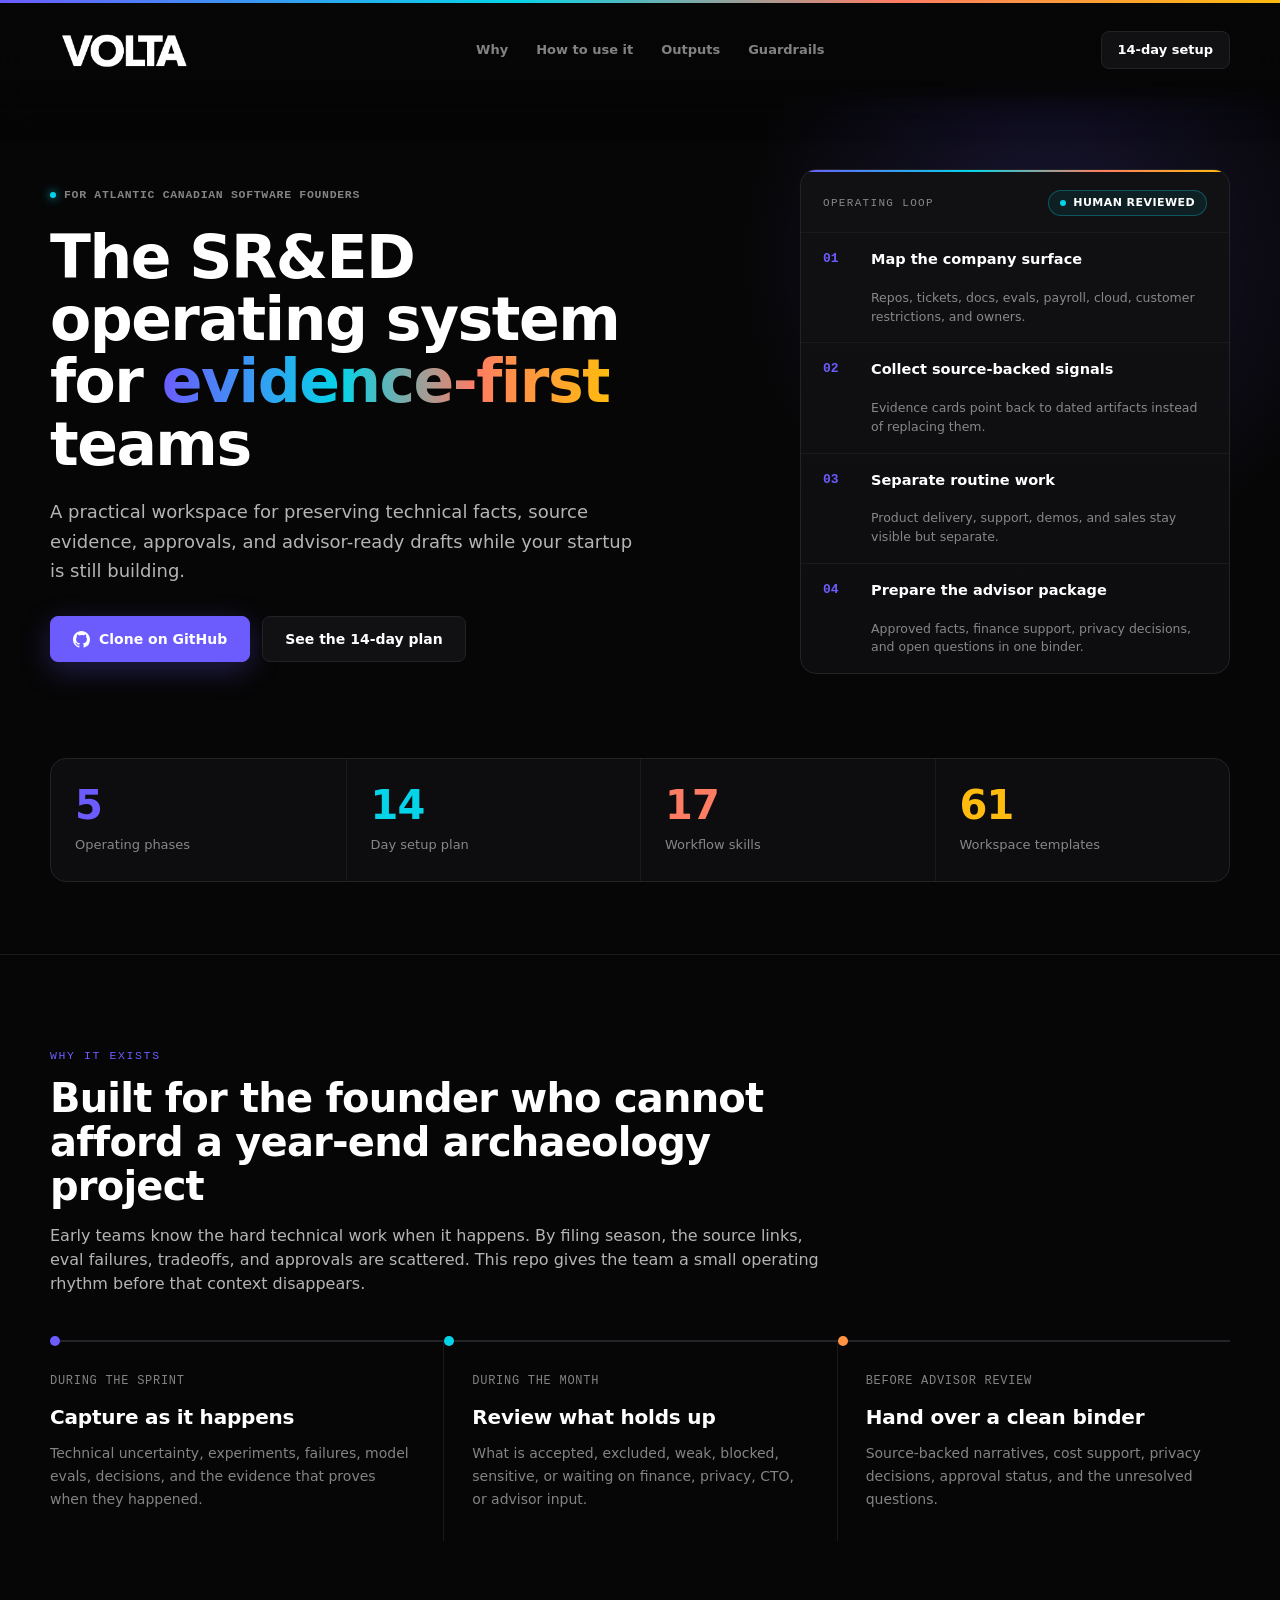
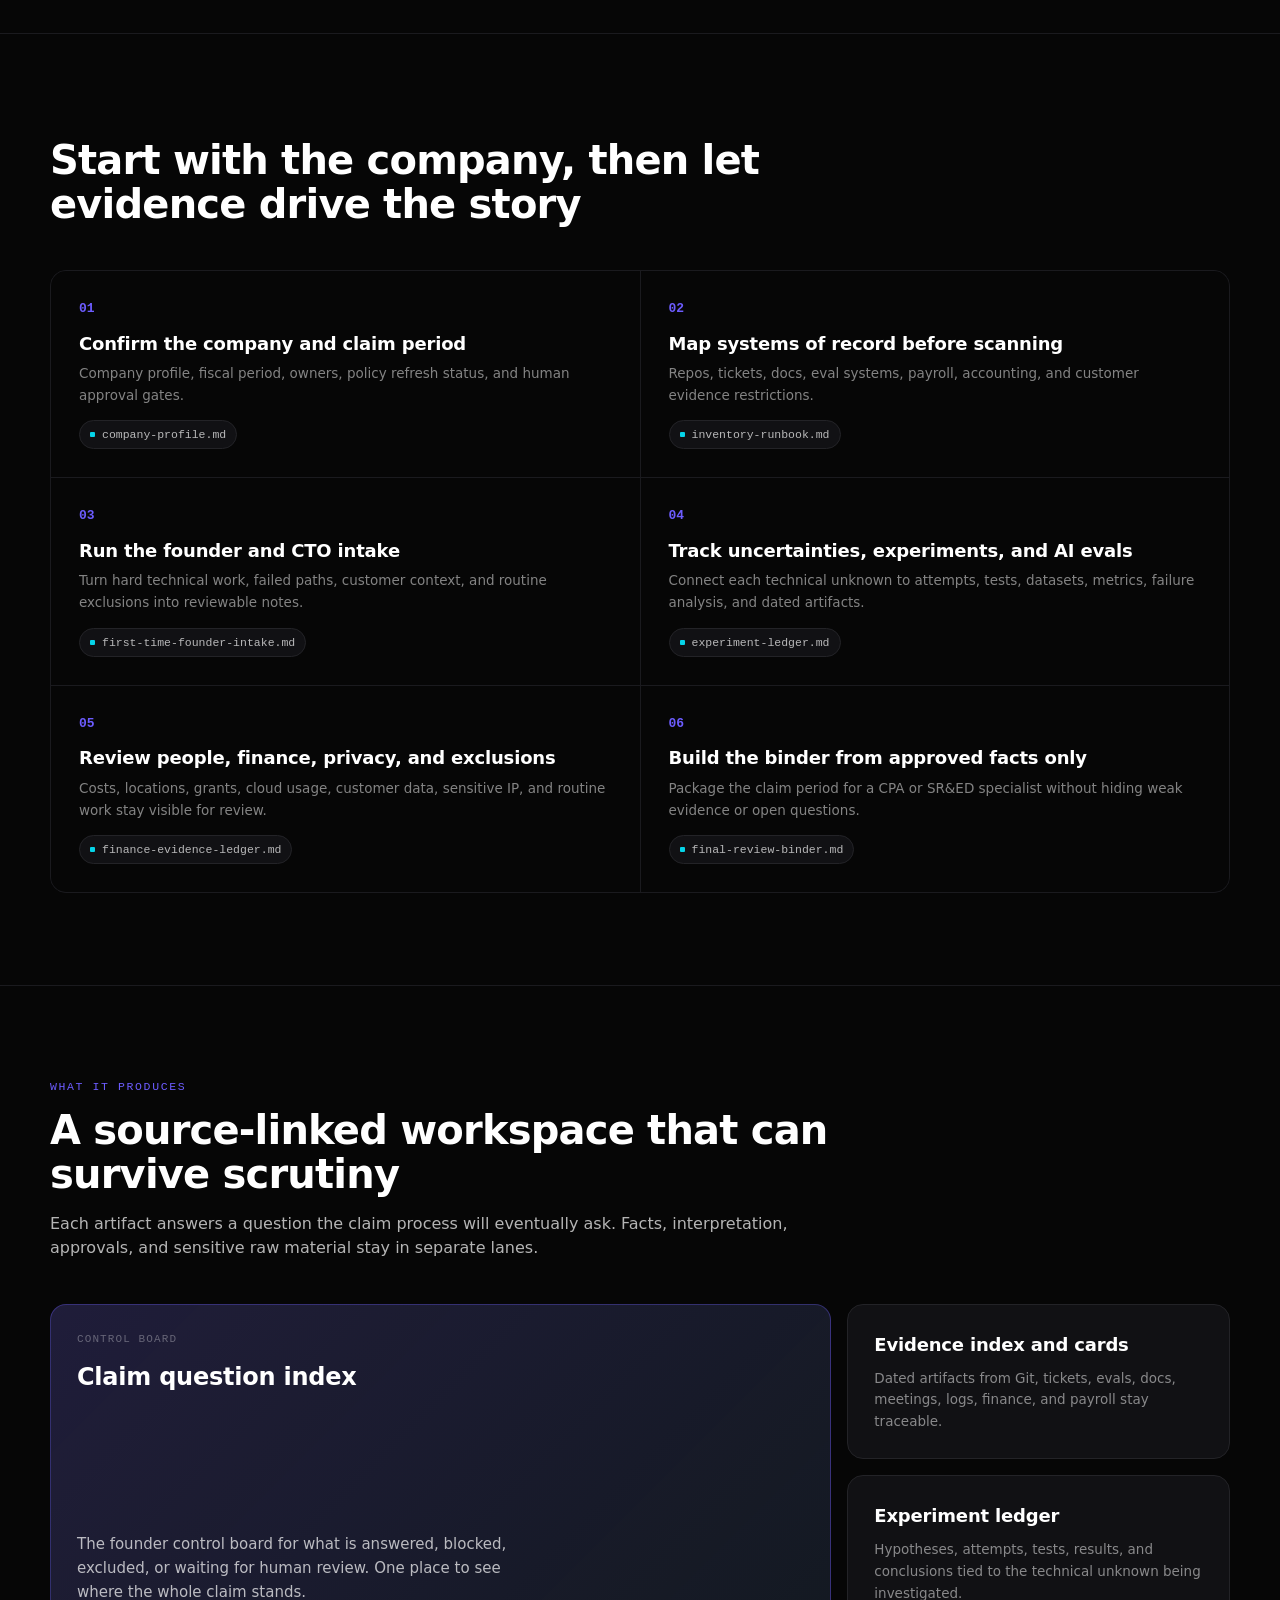
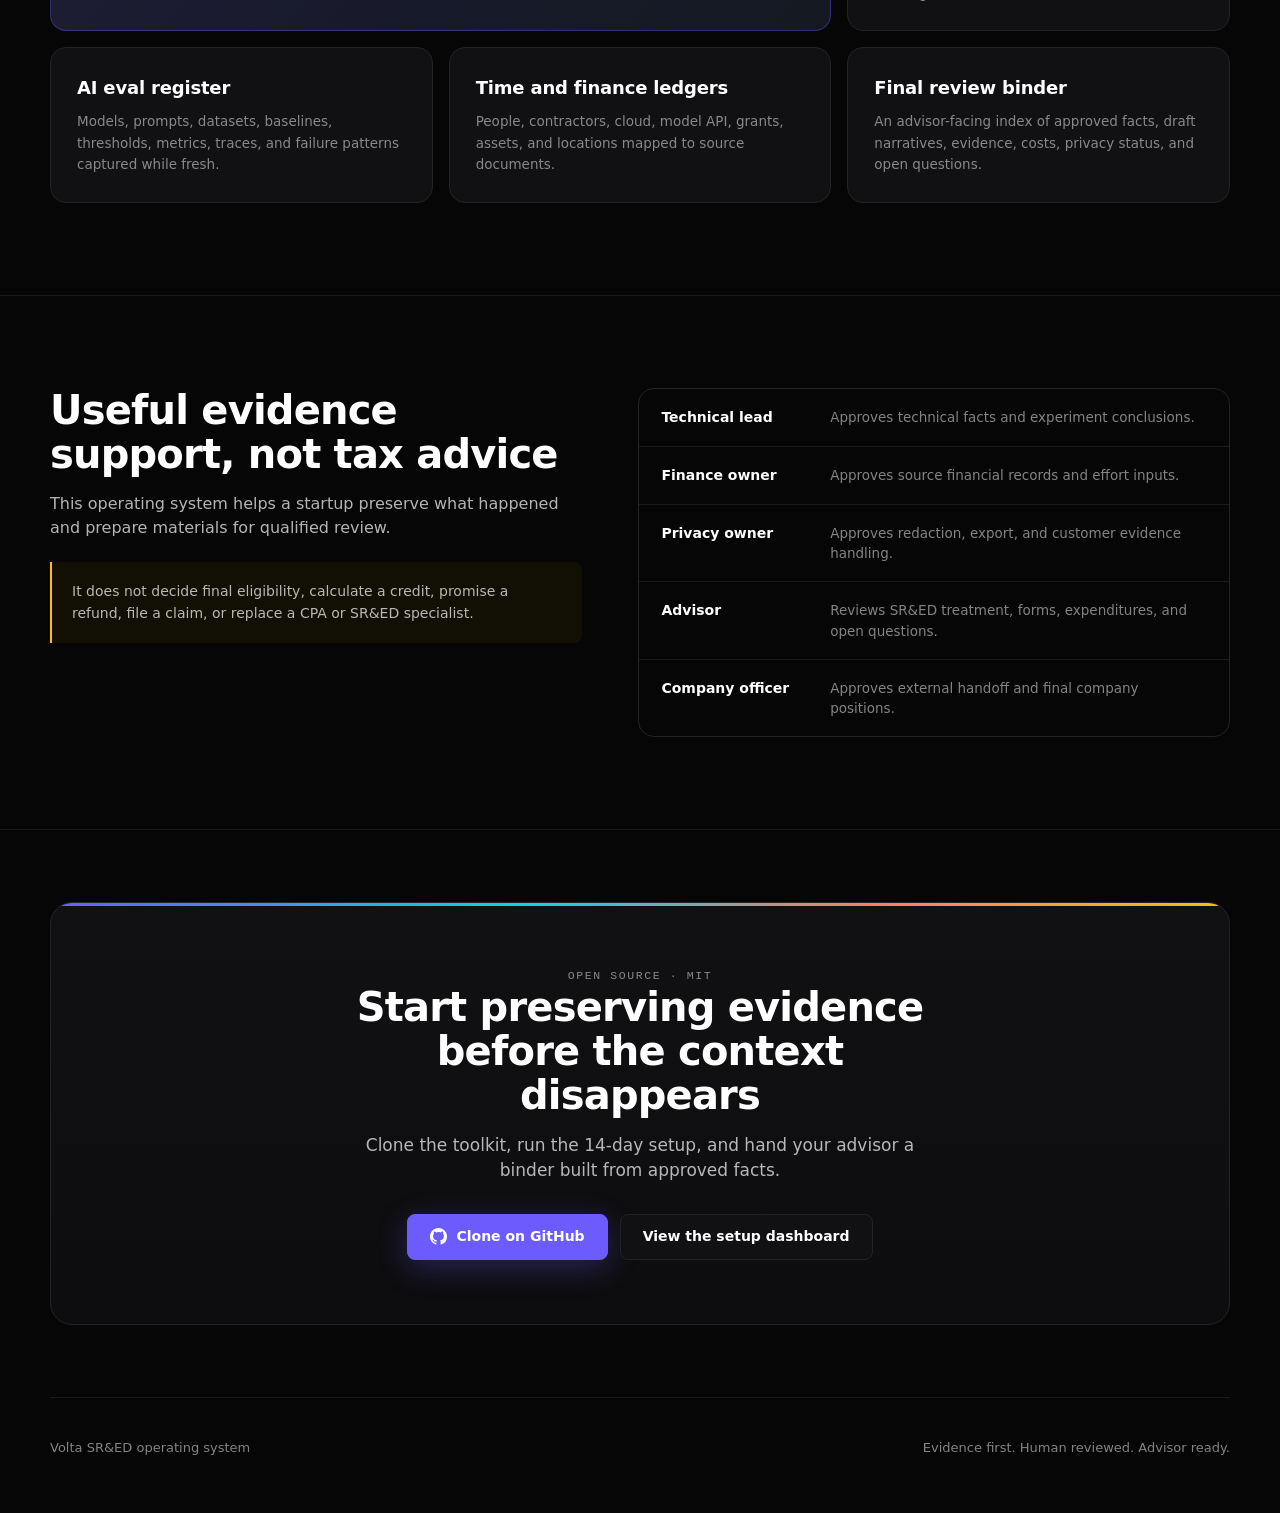
<file: index.html>
<!doctype html>
<html lang="en" data-theme="dark">
<head>
  <meta charset="utf-8">
  <meta name="viewport" content="width=device-width, initial-scale=1">
  <title>SR&amp;ED Operating System | Volta</title>
  <meta name="description" content="A Volta-styled operating system for preserving SR&ED evidence for early-stage software founders in Atlantic Canada.">
  <link rel="stylesheet" href="./landing.css">
</head>
<body>
  <div class="rainbow-rule"></div>

  <header class="site-header" id="siteHeader">
    <div class="header-inner">
      <a class="brand-mark" href="#top" aria-label="Volta SR&amp;ED operating system">
        <img src="./assets/volta-logo-white.png" alt="Volta">
      </a>
      <nav class="top-nav" aria-label="Primary">
        <a href="#why">Why</a>
        <a href="#use">How to use it</a>
        <a href="#outputs">Outputs</a>
        <a href="#guardrails">Guardrails</a>
      </nav>
      <a class="header-action" href="./dashboard.html">14-day setup</a>
    </div>
  </header>

  <main id="top">
    <!-- HERO -->
    <section class="hero">
      <div class="hero-shell">
        <div class="hero-copy reveal">
          <div class="badge-row">
            <span class="badge-dot"></span>
            <span class="badge">For Atlantic Canadian software founders</span>
          </div>
          <h1>The SR&amp;ED operating system for <span class="grad">evidence-first</span> teams</h1>
          <p class="hero-lede">A practical workspace for preserving technical facts, source evidence, approvals, and advisor-ready drafts while your startup is still building.</p>
          <div class="hero-actions">
            <a class="btn primary" href="https://github.com/MattVOLTA/SRED-toolkit" target="_blank" rel="noreferrer">
              <svg class="gh" viewBox="0 0 16 16" aria-hidden="true"><path fill="currentColor" d="M8 0C3.58 0 0 3.58 0 8c0 3.54 2.29 6.53 5.47 7.59.4.07.55-.17.55-.38 0-.19-.01-.82-.01-1.49-2.01.37-2.53-.49-2.69-.94-.09-.23-.48-.94-.82-1.13-.28-.15-.68-.52-.01-.53.63-.01 1.08.58 1.23.82.72 1.21 1.87.87 2.33.66.07-.52.28-.87.51-1.07-1.78-.2-3.64-.89-3.64-3.95 0-.87.31-1.59.82-2.15-.08-.2-.36-1.02.08-2.12 0 0 .67-.21 2.2.82A7.6 7.6 0 0 1 8 3.86c.68 0 1.36.09 2 .27 1.53-1.04 2.2-.82 2.2-.82.44 1.1.16 1.92.08 2.12.51.56.82 1.27.82 2.15 0 3.07-1.87 3.75-3.65 3.95.29.25.54.73.54 1.48 0 1.07-.01 1.93-.01 2.2 0 .21.15.46.55.38A8.01 8.01 0 0 0 16 8c0-4.42-3.58-8-8-8Z"/></svg>
              Clone on GitHub
            </a>
            <a class="btn ghost" href="./dashboard.html">See the 14-day plan</a>
          </div>
        </div>

        <aside class="panel reveal" aria-label="Operating loop overview">
          <div class="panel-top">
            <span class="panel-label">Operating loop</span>
            <span class="panel-status">Human reviewed</span>
          </div>
          <ol class="loop">
            <li><span class="n">01</span><strong>Map the company surface</strong><p>Repos, tickets, docs, evals, payroll, cloud, customer restrictions, and owners.</p></li>
            <li><span class="n">02</span><strong>Collect source-backed signals</strong><p>Evidence cards point back to dated artifacts instead of replacing them.</p></li>
            <li><span class="n">03</span><strong>Separate routine work</strong><p>Product delivery, support, demos, and sales stay visible but separate.</p></li>
            <li><span class="n">04</span><strong>Prepare the advisor package</strong><p>Approved facts, finance support, privacy decisions, and open questions in one binder.</p></li>
          </ol>
        </aside>
      </div>
    </section>

    <!-- METRICS -->
    <section class="band tight" style="border-top:none; padding-top:0;">
      <div class="metrics reveal">
        <div class="metric"><div class="v" style="color:var(--volta-violet)">5</div><div class="l">Operating phases</div></div>
        <div class="metric"><div class="v" style="color:var(--volta-cyan)">14</div><div class="l">Day setup plan</div></div>
        <div class="metric"><div class="v" style="color:var(--volta-coral)">17</div><div class="l">Workflow skills</div></div>
        <div class="metric"><div class="v" style="color:var(--volta-yellow)">61</div><div class="l">Workspace templates</div></div>
      </div>
    </section>

    <!-- WHY -->
    <section class="band" id="why">
      <div class="wrap">
        <div class="head reveal">
          <div class="kicker">Why it exists</div>
          <h2>Built for the founder who cannot afford a year-end archaeology project</h2>
          <p class="lead">Early teams know the hard technical work when it happens. By filing season, the source links, eval failures, tradeoffs, and approvals are scattered. This repo gives the team a small operating rhythm before that context disappears.</p>
        </div>
        <div class="phases reveal">
          <div class="phase">
            <div class="when">During the sprint</div>
            <h3>Capture as it happens</h3>
            <p>Technical uncertainty, experiments, failures, model evals, decisions, and the evidence that proves when they happened.</p>
          </div>
          <div class="phase">
            <div class="when">During the month</div>
            <h3>Review what holds up</h3>
            <p>What is accepted, excluded, weak, blocked, sensitive, or waiting on finance, privacy, CTO, or advisor input.</p>
          </div>
          <div class="phase">
            <div class="when">Before advisor review</div>
            <h3>Hand over a clean binder</h3>
            <p>Source-backed narratives, cost support, privacy decisions, approval status, and the unresolved questions.</p>
          </div>
        </div>
      </div>
    </section>

    <!-- HOW -->
    <section class="band" id="use">
      <div class="wrap">
        <div class="head reveal">
          <h2>Start with the company, then let evidence drive the story</h2>
        </div>
        <div class="steps reveal">
          <div class="step"><div class="idx">01</div><h3>Confirm the company and claim period</h3><p>Company profile, fiscal period, owners, policy refresh status, and human approval gates.</p><a class="file" href="https://github.com/MattVOLTA/SRED-toolkit/blob/main/sred-ops/company-profile.md" target="_blank" rel="noreferrer">company-profile.md</a></div>
          <div class="step"><div class="idx">02</div><h3>Map systems of record before scanning</h3><p>Repos, tickets, docs, eval systems, payroll, accounting, and customer evidence restrictions.</p><a class="file" href="https://github.com/MattVOLTA/SRED-toolkit/blob/main/sred-ops/inventory-runbook.md" target="_blank" rel="noreferrer">inventory-runbook.md</a></div>
          <div class="step"><div class="idx">03</div><h3>Run the founder and CTO intake</h3><p>Turn hard technical work, failed paths, customer context, and routine exclusions into reviewable notes.</p><a class="file" href="https://github.com/MattVOLTA/SRED-toolkit/blob/main/sred-ops/first-time-founder-intake.md" target="_blank" rel="noreferrer">first-time-founder-intake.md</a></div>
          <div class="step"><div class="idx">04</div><h3>Track uncertainties, experiments, and AI evals</h3><p>Connect each technical unknown to attempts, tests, datasets, metrics, failure analysis, and dated artifacts.</p><a class="file" href="https://github.com/MattVOLTA/SRED-toolkit/blob/main/sred-ops/experiment-ledger.md" target="_blank" rel="noreferrer">experiment-ledger.md</a></div>
          <div class="step"><div class="idx">05</div><h3>Review people, finance, privacy, and exclusions</h3><p>Costs, locations, grants, cloud usage, customer data, sensitive IP, and routine work stay visible for review.</p><a class="file" href="https://github.com/MattVOLTA/SRED-toolkit/blob/main/sred-ops/finance-evidence-ledger.md" target="_blank" rel="noreferrer">finance-evidence-ledger.md</a></div>
          <div class="step"><div class="idx">06</div><h3>Build the binder from approved facts only</h3><p>Package the claim period for a CPA or SR&amp;ED specialist without hiding weak evidence or open questions.</p><a class="file" href="https://github.com/MattVOLTA/SRED-toolkit/blob/main/sred-ops/final-review-binder.md" target="_blank" rel="noreferrer">final-review-binder.md</a></div>
        </div>
      </div>
    </section>

    <!-- OUTPUTS -->
    <section class="band" id="outputs">
      <div class="wrap">
        <div class="head reveal">
          <div class="kicker">What it produces</div>
          <h2>A source-linked workspace that can survive scrutiny</h2>
          <p class="lead">Each artifact answers a question the claim process will eventually ask. Facts, interpretation, approvals, and sensitive raw material stay in separate lanes.</p>
        </div>
        <div class="bento reveal">
          <div class="cell feature">
            <span class="cell-tag">Control board</span>
            <h3>Claim question index</h3>
            <p>The founder control board for what is answered, blocked, excluded, or waiting for human review. One place to see where the whole claim stands.</p>
          </div>
          <div class="cell"><h3>Evidence index and cards</h3><p>Dated artifacts from Git, tickets, evals, docs, meetings, logs, finance, and payroll stay traceable.</p></div>
          <div class="cell"><h3>Experiment ledger</h3><p>Hypotheses, attempts, tests, results, and conclusions tied to the technical unknown being investigated.</p></div>
          <div class="cell"><h3>AI eval register</h3><p>Models, prompts, datasets, baselines, thresholds, metrics, traces, and failure patterns captured while fresh.</p></div>
          <div class="cell"><h3>Time and finance ledgers</h3><p>People, contractors, cloud, model API, grants, assets, and locations mapped to source documents.</p></div>
          <div class="cell"><h3>Final review binder</h3><p>An advisor-facing index of approved facts, draft narratives, evidence, costs, privacy status, and open questions.</p></div>
        </div>
      </div>
    </section>

    <!-- GUARDRAILS -->
    <section class="band" id="guardrails">
      <div class="wrap guard">
        <div class="guard-copy reveal">
          <h2>Useful evidence support, not tax advice</h2>
          <p class="lead">This operating system helps a startup preserve what happened and prepare materials for qualified review.</p>
          <div class="note">It does not decide final eligibility, calculate a credit, promise a refund, file a claim, or replace a CPA or SR&amp;ED specialist.</div>
        </div>
        <div class="ledger reveal" aria-label="Human approval gates">
          <div class="row"><strong>Technical lead</strong><span>Approves technical facts and experiment conclusions.</span></div>
          <div class="row"><strong>Finance owner</strong><span>Approves source financial records and effort inputs.</span></div>
          <div class="row"><strong>Privacy owner</strong><span>Approves redaction, export, and customer evidence handling.</span></div>
          <div class="row"><strong>Advisor</strong><span>Reviews SR&amp;ED treatment, forms, expenditures, and open questions.</span></div>
          <div class="row"><strong>Company officer</strong><span>Approves external handoff and final company positions.</span></div>
        </div>
      </div>
    </section>

    <!-- CLOSING CTA -->
    <section class="band tight">
      <div class="wrap">
        <div class="cta reveal">
          <div class="kicker" style="color:var(--fg-3)">Open source · MIT</div>
          <h2>Start preserving evidence before the context disappears</h2>
          <p>Clone the toolkit, run the 14-day setup, and hand your advisor a binder built from approved facts.</p>
          <div class="hero-actions">
            <a class="btn primary" href="https://github.com/MattVOLTA/SRED-toolkit" target="_blank" rel="noreferrer">
              <svg class="gh" viewBox="0 0 16 16" aria-hidden="true"><path fill="currentColor" d="M8 0C3.58 0 0 3.58 0 8c0 3.54 2.29 6.53 5.47 7.59.4.07.55-.17.55-.38 0-.19-.01-.82-.01-1.49-2.01.37-2.53-.49-2.69-.94-.09-.23-.48-.94-.82-1.13-.28-.15-.68-.52-.01-.53.63-.01 1.08.58 1.23.82.72 1.21 1.87.87 2.33.66.07-.52.28-.87.51-1.07-1.78-.2-3.64-.89-3.64-3.95 0-.87.31-1.59.82-2.15-.08-.2-.36-1.02.08-2.12 0 0 .67-.21 2.2.82A7.6 7.6 0 0 1 8 3.86c.68 0 1.36.09 2 .27 1.53-1.04 2.2-.82 2.2-.82.44 1.1.16 1.92.08 2.12.51.56.82 1.27.82 2.15 0 3.07-1.87 3.75-3.65 3.95.29.25.54.73.54 1.48 0 1.07-.01 1.93-.01 2.2 0 .21.15.46.55.38A8.01 8.01 0 0 0 16 8c0-4.42-3.58-8-8-8Z"/></svg>
              Clone on GitHub
            </a>
            <a class="btn ghost" href="./dashboard.html">View the setup dashboard</a>
          </div>
        </div>
      </div>
    </section>
  </main>

  <footer class="site-footer">
    <div>Volta SR&amp;ED operating system</div>
    <div>Evidence first. Human reviewed. Advisor ready.</div>
  </footer>

  <script>
    // Sticky header hairline
    const header = document.getElementById('siteHeader');
    const onScroll = () => header.classList.toggle('stuck', window.scrollY > 8);
    onScroll();
    window.addEventListener('scroll', onScroll, { passive: true });

    // Scroll reveal (IntersectionObserver, respects reduced-motion via CSS)
    const io = new IntersectionObserver((entries) => {
      entries.forEach((e) => { if (e.isIntersecting) { e.target.classList.add('in'); io.unobserve(e.target); } });
    }, { threshold: 0.15 });
    document.querySelectorAll('.reveal').forEach((el) => io.observe(el));
  </script>
</body>
</html>
</file>
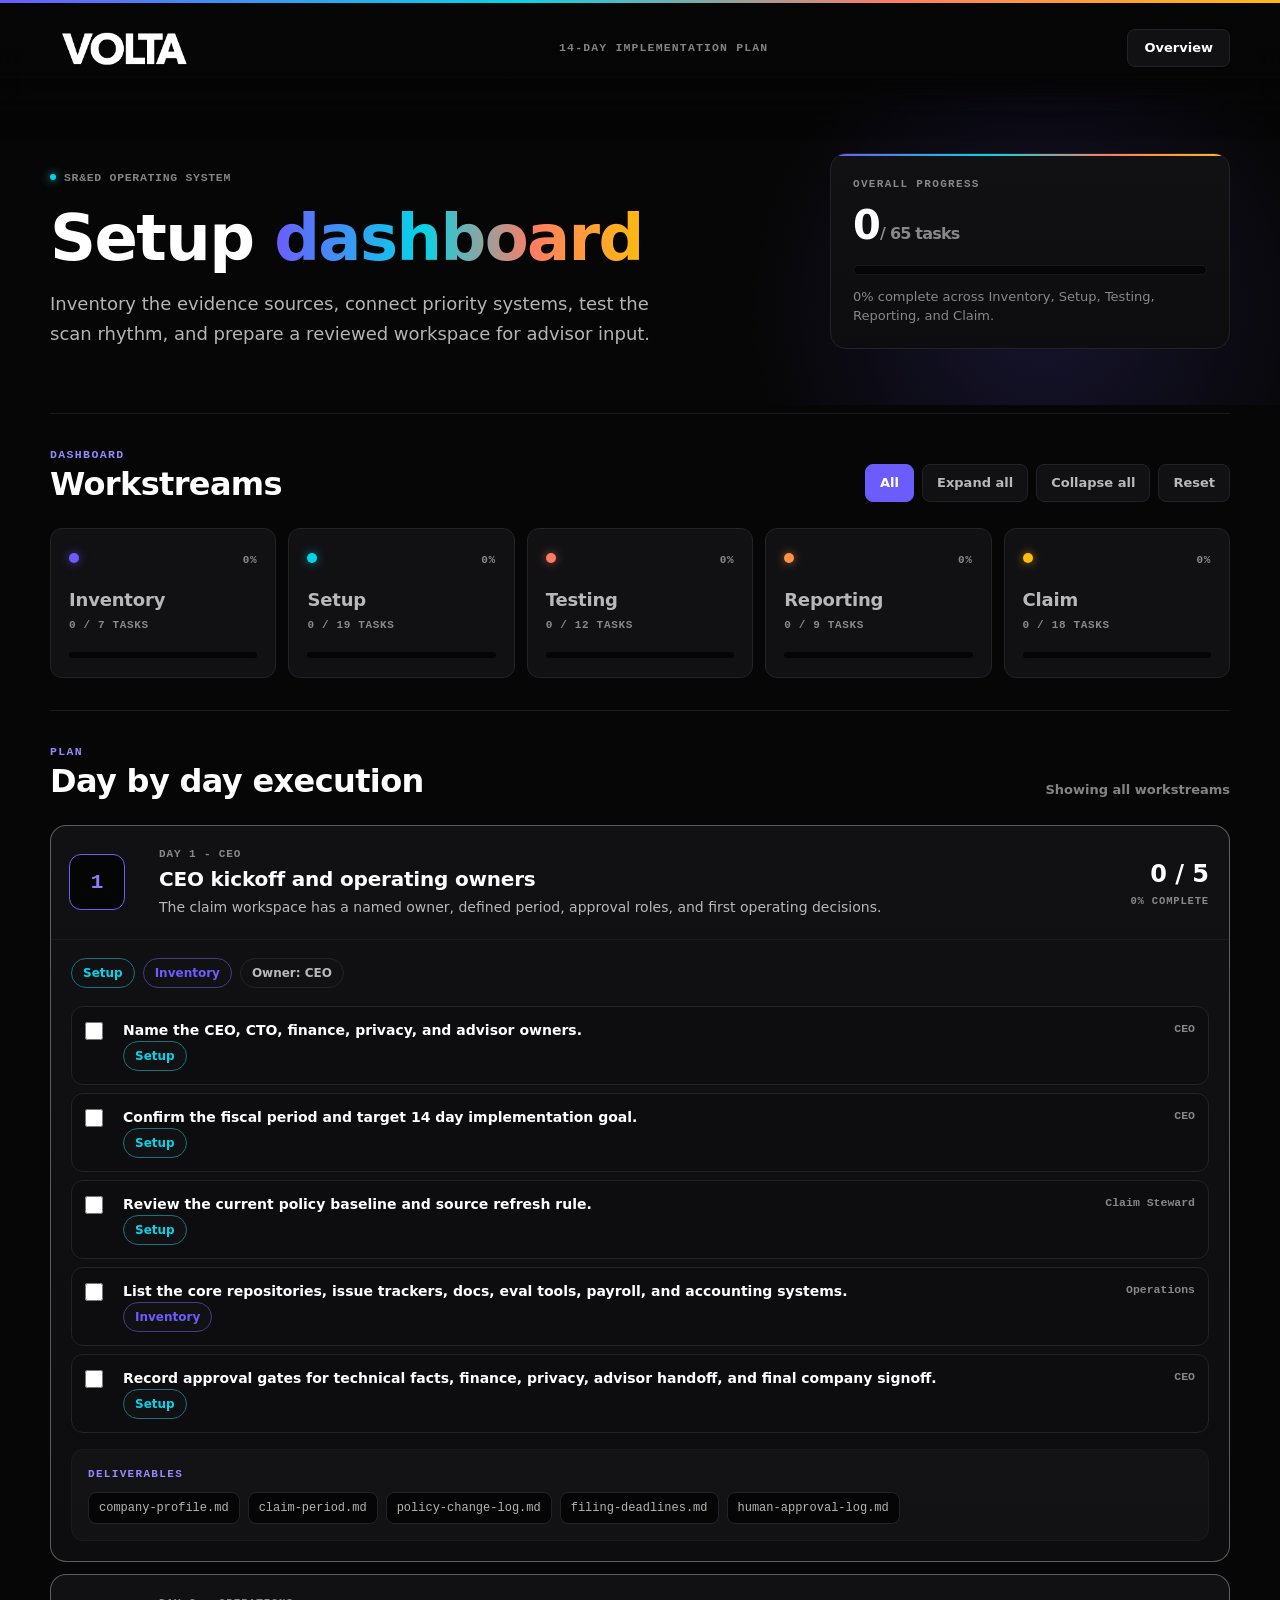
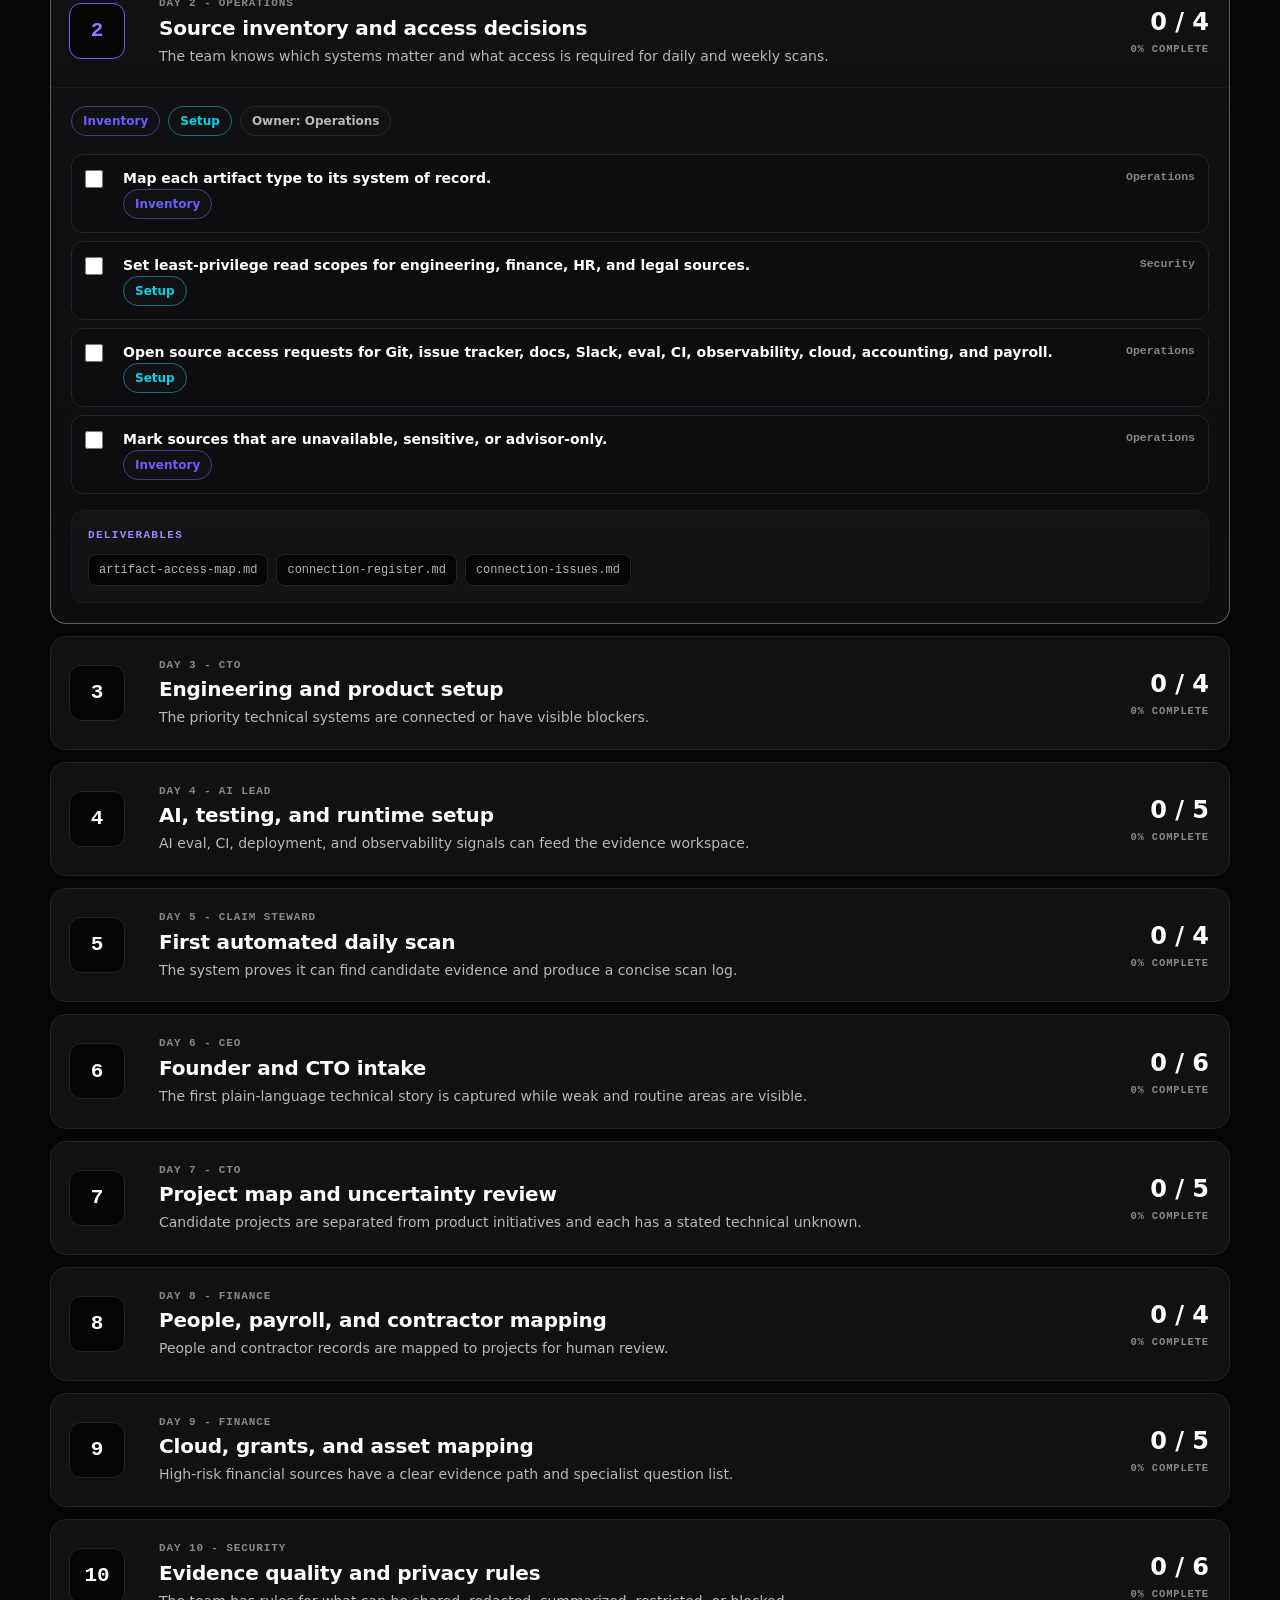
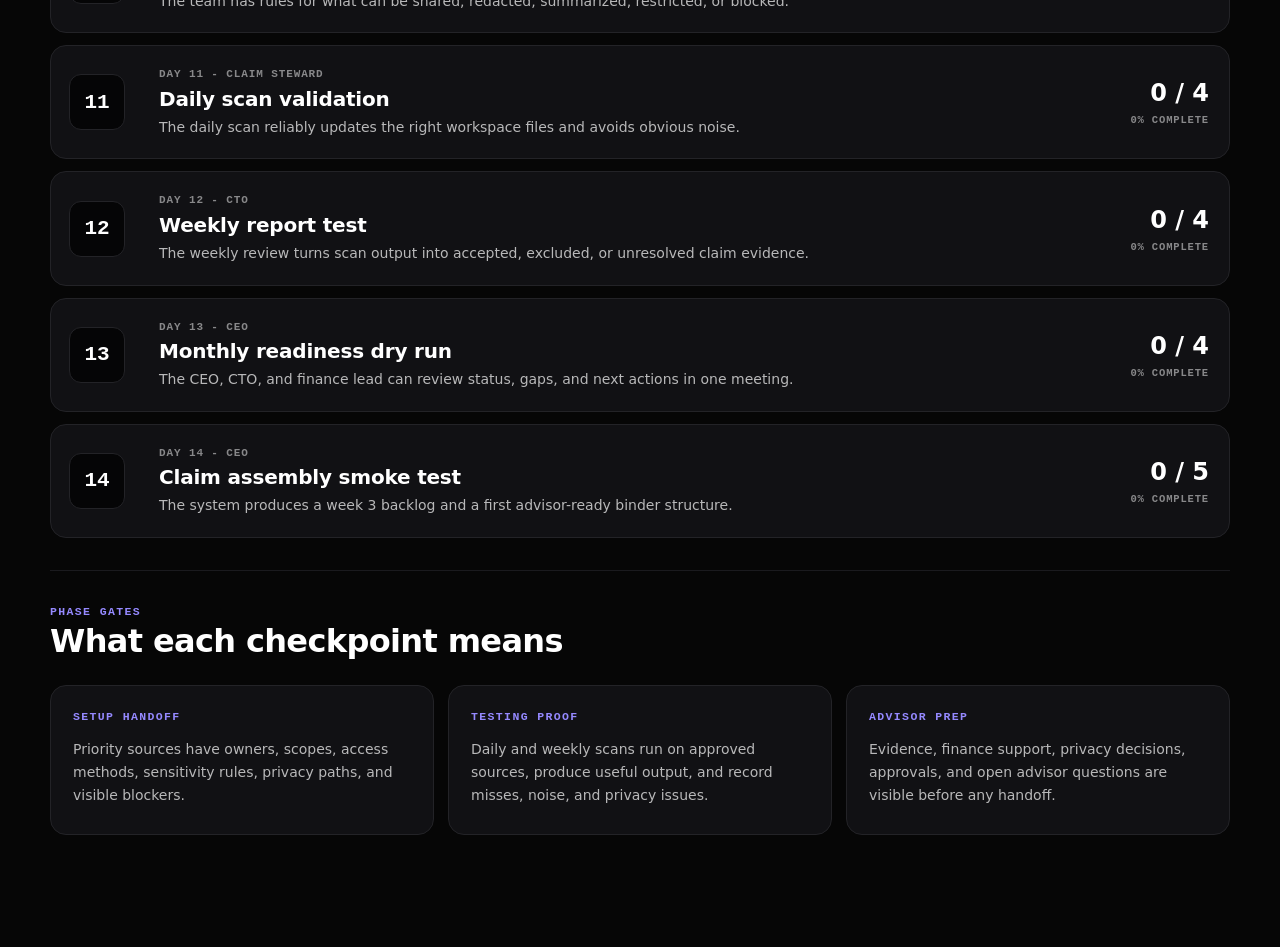
<file: dashboard.html>
<!doctype html>
<html lang="en" data-theme="dark">
<head>
  <meta charset="utf-8">
  <meta name="viewport" content="width=device-width, initial-scale=1">
  <title>SR&ED Setup Dashboard</title>
  <link rel="stylesheet" href="./styles.css">
</head>
<body>
  <div class="rainbow-rule"></div>

  <header class="site-header" id="siteHeader">
    <div class="header-inner">
      <a class="brand-mark" href="./index.html" aria-label="Volta SR&amp;ED operating system">
        <img src="./assets/volta-logo-white.png" alt="Volta">
      </a>
      <div class="claim-period">14-day implementation plan</div>
      <a class="header-action" href="./index.html">Overview</a>
    </div>
  </header>

  <section class="hero">
    <div class="hero-shell">
      <div class="hero-copy">
        <div class="badge-row">
          <span class="badge-dot"></span>
          <span class="badge">SR&amp;ED operating system</span>
        </div>
        <h1>Setup <span class="grad">dashboard</span></h1>
        <p class="hero-lede">Inventory the evidence sources, connect priority systems, test the scan rhythm, and prepare a reviewed workspace for advisor input.</p>
      </div>

      <section class="progress-panel" aria-labelledby="overall-progress-label">
        <div id="overall-progress-label" class="panel-label">Overall progress</div>
        <div class="progress-value"><span id="complete-count">0</span><span class="progress-total">/ <span id="total-count">0</span> tasks</span></div>
        <div class="progress-bar" aria-hidden="true">
          <div id="overall-progress-fill" class="progress-fill"></div>
        </div>
        <div id="progress-note" class="progress-note">No tasks completed yet.</div>
      </section>
    </div>
  </section>

  <main class="page-shell">
    <section class="dashboard-band" aria-labelledby="dashboard-title">
      <div class="section-head">
        <div>
          <div class="eyebrow">Dashboard</div>
          <h2 id="dashboard-title">Workstreams</h2>
        </div>
        <div class="actions">
          <button id="show-all" type="button">All</button>
          <button id="expand-all" type="button">Expand all</button>
          <button id="collapse-all" type="button">Collapse all</button>
          <button id="reset-progress" type="button" class="ghost-danger">Reset</button>
        </div>
      </div>
      <div id="category-grid" class="category-grid" aria-live="polite"></div>
    </section>

    <section class="days-band" aria-labelledby="days-title">
      <div class="section-head">
        <div>
          <div class="eyebrow">Plan</div>
          <h2 id="days-title">Day by day execution</h2>
        </div>
        <div id="active-filter" class="active-filter">Showing all workstreams</div>
      </div>
      <div id="days-list" class="days-list"></div>
    </section>

    <section class="claim-band" aria-labelledby="claim-title">
      <div class="section-head">
        <div>
          <div class="eyebrow">Phase gates</div>
          <h2 id="claim-title">What each checkpoint means</h2>
        </div>
      </div>
      <div class="exit-grid">
        <article>
          <div class="exit-label">Setup handoff</div>
          <p>Priority sources have owners, scopes, access methods, sensitivity rules, privacy paths, and visible blockers.</p>
        </article>
        <article>
          <div class="exit-label">Testing proof</div>
          <p>Daily and weekly scans run on approved sources, produce useful output, and record misses, noise, and privacy issues.</p>
        </article>
        <article>
          <div class="exit-label">Advisor prep</div>
          <p>Evidence, finance support, privacy decisions, approvals, and open advisor questions are visible before any handoff.</p>
        </article>
      </div>
    </section>
  </main>

  <script>
    // Sticky header hairline on scroll
    (function () {
      var header = document.getElementById('siteHeader');
      var onScroll = function () { header.classList.toggle('stuck', window.scrollY > 8); };
      onScroll();
      window.addEventListener('scroll', onScroll, { passive: true });
    })();
  </script>
  <script src="./app.js?v=setup-gates"></script>
</body>
</html>
</file>
<file: landing.css>
:root {
  --volta-violet: #6C5CFE;
  --volta-violet-lift: #8B7DFF;
  --volta-blue: #3998F3;
  --volta-cyan: #05D4E8;
  --volta-coral: #FF7C64;
  --volta-orange: #FF9345;
  --volta-yellow: #FFBB0E;
  --gradient-rainbow: linear-gradient(90deg, #6C5CFE 0%, #3998F3 20%, #05D4E8 40%, #FF7C64 70%, #FF9345 80%, #FFBB0E 100%);

  --bg: #060606;
  --bg-raise: #0d0d0f;
  --surface: #111114;
  --surface-2: #16161a;
  --line: #232327;
  --line-soft: #1a1a1e;

  --fg-1: #ffffff;
  --fg-2: rgba(255, 255, 255, .70);
  --fg-3: rgba(255, 255, 255, .50);
  --fg-4: rgba(255, 255, 255, .32);

  --font-sans: system-ui, -apple-system, BlinkMacSystemFont, "Segoe UI", Roboto, sans-serif;
  --font-mono: "JetBrains Mono", ui-monospace, "SF Mono", Menlo, Consolas, monospace;

  --r-sm: 8px; --r-md: 12px; --r-lg: 16px; --r-xl: 22px;
  --ease: cubic-bezier(.4, 0, .2, 1);
  --spring: cubic-bezier(.16, 1, .3, 1);
  --shell: min(1180px, calc(100% - 48px));
}

* { box-sizing: border-box; }

html {
  min-width: 320px;
  background: var(--bg);
  color: var(--fg-1);
  font-family: var(--font-sans);
  line-height: 1.5;
  scroll-behavior: smooth;
  -webkit-font-smoothing: antialiased;
}
body { margin: 0; overflow-x: hidden; }
a { color: inherit; text-decoration: none; }
p, h1, h2, h3 { margin-top: 0; }
p { color: var(--fg-2); }

.rainbow-rule { height: 3px; background: var(--gradient-rainbow); }

/* ---------- reveal motion (MOTION 4, honors reduced-motion) ---------- */
.reveal { opacity: 0; transform: translateY(18px); transition: opacity .7s var(--spring), transform .7s var(--spring); }
.reveal.in { opacity: 1; transform: none; }
@media (prefers-reduced-motion: reduce) {
  html { scroll-behavior: auto; }
  .reveal { opacity: 1; transform: none; transition: none; }
}

/* ---------- header ---------- */
.site-header {
  position: sticky; top: 0; z-index: 40;
}
.site-header::before {
  content: ""; position: absolute; inset: 0 0 -48px 0; z-index: -1; pointer-events: none;
  background: linear-gradient(180deg, var(--bg) 0%, rgba(6, 6, 6, .82) 42%, rgba(6, 6, 6, 0) 100%);
  backdrop-filter: blur(14px) saturate(160%);
  -webkit-backdrop-filter: blur(14px) saturate(160%);
  -webkit-mask-image: linear-gradient(180deg, #000 55%, transparent 100%);
  mask-image: linear-gradient(180deg, #000 55%, transparent 100%);
  transition: background .3s var(--ease);
}
.site-header.stuck::before {
  background: linear-gradient(180deg, var(--bg) 0%, rgba(6, 6, 6, .92) 48%, rgba(6, 6, 6, 0) 100%);
}
.header-inner {
  display: grid; grid-template-columns: auto 1fr auto; gap: 24px; align-items: center;
  width: var(--shell); margin: 0 auto; padding: 18px 0;
}
.brand-mark { display: inline-flex; align-items: center; width: 150px; }
.brand-mark img { display: block; width: 100%; height: auto; }
.top-nav { display: flex; justify-content: center; gap: 28px; }
.top-nav a { color: var(--fg-3); font-size: 13px; font-weight: 600; transition: color .2s var(--ease); }
.top-nav a:hover { color: var(--fg-1); }
.header-action {
  display: inline-flex; align-items: center; justify-content: center; gap: 8px;
  min-height: 38px; padding: 0 16px; border-radius: var(--r-sm);
  font-size: 13px; font-weight: 600; white-space: nowrap;
  border: 1px solid var(--line); background: var(--surface); color: var(--fg-1);
  transition: border-color .2s var(--ease), background .2s var(--ease), transform .12s var(--ease);
}
.header-action:hover { border-color: var(--volta-violet); background: var(--surface-2); }
.header-action:active { transform: scale(.98); }

/* ---------- hero ---------- */
.hero { position: relative; overflow: hidden; }
.hero::before {
  content: ""; position: absolute; top: -30%; right: -10%; width: 720px; height: 720px;
  background: radial-gradient(circle, rgba(108, 92, 254, .18), transparent 62%);
  pointer-events: none; z-index: 0;
}
.hero-shell {
  position: relative; z-index: 1;
  width: var(--shell); margin: 0 auto;
  display: grid; grid-template-columns: minmax(0, 1fr) minmax(340px, 430px);
  gap: 56px; align-items: center;
  padding: 72px 0 84px;
}
.badge-row { display: inline-flex; align-items: center; gap: 8px; margin-bottom: 22px; }
.badge-dot { width: 6px; height: 6px; border-radius: 50%; background: var(--volta-cyan); box-shadow: 0 0 10px var(--volta-cyan); }
.badge {
  font-family: var(--font-mono); font-size: 11.5px; font-weight: 600; letter-spacing: .06em;
  text-transform: uppercase; color: var(--fg-3);
}
h1 {
  margin: 0 0 22px; max-width: 15ch;
  font-size: clamp(40px, 5.4vw, 60px);
  line-height: 1.04; font-weight: 800; letter-spacing: -.025em;
}
h1 .grad {
  background: var(--gradient-rainbow); -webkit-background-clip: text; background-clip: text;
  color: transparent;
}
.hero-lede { max-width: 52ch; font-size: 18px; line-height: 1.65; color: var(--fg-2); }
.hero-actions { display: flex; flex-wrap: wrap; gap: 12px; margin-top: 30px; }
.btn {
  display: inline-flex; align-items: center; justify-content: center; gap: 9px;
  min-height: 46px; padding: 0 22px; border-radius: var(--r-sm);
  font-size: 14px; font-weight: 700;
  transition: background .2s var(--ease), border-color .2s var(--ease), transform .12s var(--ease), box-shadow .2s var(--ease);
}
.btn:active { transform: translateY(1px) scale(.99); }
.btn.primary {
  border: 1px solid var(--volta-violet); background: var(--volta-violet); color: #fff;
  box-shadow: 0 8px 30px rgba(108, 92, 254, .28);
}
.btn.primary:hover { background: var(--volta-violet-lift); border-color: var(--volta-violet-lift); box-shadow: 0 10px 36px rgba(108, 92, 254, .4); }
.btn.ghost { border: 1px solid var(--line); background: var(--surface); color: var(--fg-1); }
.btn.ghost:hover { border-color: var(--fg-3); background: var(--surface-2); }
.gh { width: 17px; height: 17px; flex: 0 0 auto; }

/* operating panel (preserved, refined) */
.panel {
  position: relative; overflow: hidden;
  border: 1px solid var(--line); border-radius: var(--r-lg);
  background: linear-gradient(180deg, var(--surface) 0%, var(--bg-raise) 100%);
}
.panel::before { content: ""; position: absolute; inset: 0 0 auto 0; height: 2px; background: var(--gradient-rainbow); }
.panel-top {
  display: flex; align-items: center; justify-content: space-between; gap: 16px;
  padding: 20px 22px 16px; border-bottom: 1px solid var(--line-soft);
}
.panel-label { font-family: var(--font-mono); font-size: 11px; letter-spacing: .12em; text-transform: uppercase; color: var(--fg-3); }
.panel-status {
  display: inline-flex; align-items: center; gap: 7px; min-height: 26px; padding: 0 11px;
  border: 1px solid rgba(5, 212, 232, .3); border-radius: 999px; background: rgba(5, 212, 232, .08);
  color: var(--fg-1); font-size: 11px; font-weight: 700; letter-spacing: .04em; text-transform: uppercase;
}
.panel-status::before { content: ""; width: 6px; height: 6px; border-radius: 50%; background: var(--volta-cyan); }
.loop { margin: 0; padding: 0; list-style: none; }
.loop li {
  display: grid; grid-template-columns: 34px minmax(0, 1fr); gap: 14px;
  padding: 16px 22px; border-top: 1px solid var(--line-soft);
  transition: background .2s var(--ease);
}
.loop li:first-child { border-top: none; }
.loop li:hover { background: rgba(255, 255, 255, .02); }
.loop .n { grid-row: 1 / span 2; font-family: var(--font-mono); font-size: 13px; font-weight: 700; color: var(--volta-violet); }
.loop strong { grid-column: 2; font-size: 14.5px; font-weight: 700; margin-bottom: 4px; }
.loop p { grid-column: 2; margin: 0; font-size: 12.5px; line-height: 1.5; color: var(--fg-3); }

/* ---------- metrics: hairline inline, not boxed cards ---------- */
.metrics {
  width: var(--shell); margin: 0 auto;
  display: grid; grid-template-columns: repeat(4, 1fr);
  border: 1px solid var(--line); border-radius: var(--r-lg); overflow: hidden;
  background: var(--bg-raise);
}
.metric { padding: 26px 24px; border-left: 1px solid var(--line-soft); }
.metric:first-child { border-left: none; }
.metric .v { font-size: 40px; font-weight: 800; line-height: 1; letter-spacing: -.02em; font-variant-numeric: tabular-nums; }
.metric .l { margin-top: 10px; font-size: 13px; color: var(--fg-3); }

/* ---------- section scaffold ---------- */
section { position: relative; }
.wrap { width: var(--shell); margin: 0 auto; }
.band { padding: 92px 0; border-top: 1px solid var(--line-soft); }
.band.tight { padding: 72px 0; }
.kicker { font-family: var(--font-mono); font-size: 11.5px; letter-spacing: .14em; text-transform: uppercase; color: var(--volta-violet); }
h2 { margin: 0 0 16px; font-size: clamp(28px, 3.4vw, 40px); line-height: 1.1; font-weight: 800; letter-spacing: -.02em; }
.band > .wrap > p.lead { max-width: 62ch; font-size: 17px; line-height: 1.7; color: var(--fg-2); }
.head { max-width: 780px; margin-bottom: 44px; }
.head h2 { margin-top: 12px; }

/* ---------- WHY: phased timeline (replaces 3 equal cards) ---------- */
.phases { display: grid; grid-template-columns: repeat(3, 1fr); gap: 0; margin-top: 8px; }
.phase { position: relative; padding: 30px 28px 30px 0; border-top: 2px solid var(--line); }
.phase + .phase { padding-left: 28px; border-left: 1px solid var(--line-soft); }
.phase::before { content: ""; position: absolute; top: -6px; left: 0; width: 10px; height: 10px; border-radius: 50%; background: var(--volta-violet); }
.phase:nth-child(2)::before { background: var(--volta-cyan); }
.phase:nth-child(3)::before { background: var(--volta-orange); }
.phase .when { font-family: var(--font-mono); font-size: 12px; letter-spacing: .06em; text-transform: uppercase; color: var(--fg-3); }
.phase h3 { margin: 12px 0 10px; font-size: 20px; font-weight: 800; letter-spacing: -.01em; }
.phase p { font-size: 14px; line-height: 1.65; color: var(--fg-3); margin: 0; }

/* ---------- HOW: numbered steps, two columns, files as chips ---------- */
.steps { display: grid; grid-template-columns: repeat(2, 1fr); gap: 1px; background: var(--line-soft); border: 1px solid var(--line-soft); border-radius: var(--r-lg); overflow: hidden; }
.step { background: var(--bg); padding: 28px; transition: background .2s var(--ease); }
.step:hover { background: var(--bg-raise); }
.step .idx { font-family: var(--font-mono); font-size: 13px; font-weight: 700; color: var(--volta-violet); }
.step h3 { margin: 14px 0 8px; font-size: 18px; font-weight: 800; letter-spacing: -.01em; line-height: 1.25; }
.step p { font-size: 13.5px; line-height: 1.6; color: var(--fg-3); margin: 0 0 14px; }
.file {
  display: inline-flex; align-items: center; gap: 7px; padding: 5px 10px;
  border: 1px solid var(--line); border-radius: 999px; background: var(--surface);
  font-family: var(--font-mono); font-size: 11.5px; color: var(--fg-2); transition: border-color .2s var(--ease), color .2s var(--ease);
}
.file::before { content: ""; width: 5px; height: 5px; border-radius: 1px; background: var(--volta-cyan); }
.step:hover .file { border-color: var(--volta-violet); color: var(--fg-1); }

/* ---------- OUTPUTS: bento with rhythm + tinted lead cell ---------- */
.bento { display: grid; grid-template-columns: repeat(3, 1fr); grid-auto-rows: 1fr; gap: 16px; }
.cell {
  border: 1px solid var(--line); border-radius: var(--r-lg); padding: 26px;
  background: var(--surface); transition: transform .3s var(--spring), border-color .3s var(--ease);
}
.cell:hover { transform: translateY(-3px); border-color: var(--fg-4); }
.cell h3 { margin: 0 0 10px; font-size: 18px; font-weight: 800; letter-spacing: -.01em; }
.cell p { font-size: 13.5px; line-height: 1.6; color: var(--fg-3); margin: 0; }
.cell.feature {
  grid-column: span 2; grid-row: span 2;
  display: flex; flex-direction: column;
  background: linear-gradient(135deg, rgba(108, 92, 254, .16), rgba(57, 152, 243, .06)), var(--surface);
  border-color: rgba(108, 92, 254, .34);
}
.cell.feature h3 { font-size: 24px; }
.cell.feature p { margin-top: auto; }
.cell.feature p { color: var(--fg-2); font-size: 15px; max-width: 46ch; }
.cell-tag { font-family: var(--font-mono); font-size: 11px; letter-spacing: .1em; text-transform: uppercase; color: var(--fg-4); margin-bottom: 12px; display: block; }

/* ---------- GUARDRAILS: split copy + approval ledger ---------- */
.guard { display: grid; grid-template-columns: minmax(0, .9fr) minmax(320px, 1fr); gap: 56px; align-items: start; }
.guard-copy .note {
  margin-top: 22px; padding: 18px 20px; border-left: 2px solid var(--volta-yellow);
  background: rgba(255, 187, 14, .05); border-radius: 0 var(--r-sm) var(--r-sm) 0;
  font-size: 14px; line-height: 1.6; color: var(--fg-2);
}
.ledger { border: 1px solid var(--line); border-radius: var(--r-lg); overflow: hidden; }
.ledger .row { display: grid; grid-template-columns: minmax(130px, .4fr) 1fr; gap: 18px; padding: 18px 22px; border-top: 1px solid var(--line-soft); }
.ledger .row:first-child { border-top: none; }
.ledger strong { font-size: 14px; font-weight: 700; }
.ledger span { font-size: 13.5px; line-height: 1.5; color: var(--fg-3); }

/* ---------- closing CTA ---------- */
.cta {
  position: relative; overflow: hidden; text-align: center;
  border: 1px solid var(--line); border-radius: var(--r-xl);
  background: linear-gradient(180deg, var(--surface) 0%, var(--bg-raise) 100%);
  padding: 64px 40px;
}
.cta::before { content: ""; position: absolute; inset: 0 0 auto 0; height: 3px; background: var(--gradient-rainbow); }
.cta h2 { margin: 0 auto 16px; max-width: 22ch; }
.cta p { margin: 0 auto 30px; max-width: 54ch; font-size: 17px; color: var(--fg-2); }
.cta .hero-actions { justify-content: center; }

/* ---------- footer ---------- */
.site-footer {
  width: var(--shell); margin: 0 auto;
  display: flex; justify-content: space-between; gap: 24px; flex-wrap: wrap;
  padding: 40px 0 56px; border-top: 1px solid var(--line-soft);
  color: var(--fg-3); font-size: 13px;
}

/* ---------- responsive ---------- */
@media (max-width: 940px) {
  .header-inner { grid-template-columns: 1fr auto; }
  .top-nav { display: none; }
  .hero-shell { grid-template-columns: 1fr; gap: 40px; padding: 48px 0 64px; }
  .metrics { grid-template-columns: repeat(2, 1fr); }
  .metric:nth-child(3) { border-left: none; }
  .metric:nth-child(n+3) { border-top: 1px solid var(--line-soft); }
  .phases { grid-template-columns: 1fr; }
  .phase, .phase + .phase { border-left: none; border-top: 2px solid var(--line); padding: 26px 0; }
  .steps, .bento { grid-template-columns: 1fr; }
  .cell.feature { grid-column: span 1; }
  .guard { grid-template-columns: 1fr; gap: 36px; }
}
@media (max-width: 560px) {
  :root { --shell: min(100% - 32px, 1180px); }
  .band { padding: 64px 0; }
  .hero-actions .btn { width: 100%; }
  .ledger .row { grid-template-columns: 1fr; gap: 6px; }
}
</file>
<file: styles.css>
:root {
  --volta-black: #000000;
  --volta-white: #ffffff;
  --volta-violet: #6C5CFE;
  --volta-violet-lift: #8B7DFF;
  --volta-blue: #3998F3;
  --volta-cyan: #05D4E8;
  --volta-coral: #FF7C64;
  --volta-orange: #FF9345;
  --volta-yellow: #FFBB0E;
  --status-success: #22C55E;
  --status-warning: #FFBB0E;
  --status-error: #FF7C64;
  --status-info: #05D4E8;
  --gradient-rainbow: linear-gradient(90deg, #6C5CFE 0%, #3998F3 20%, #05D4E8 40%, #FF7C64 70%, #FF9345 80%, #FFBB0E 100%);

  --bg: #060606;
  --bg-raise: #0d0d0f;
  --surface: #111114;
  --surface-2: #16161a;
  --line: #232327;
  --line-soft: #1a1a1e;

  --fg-1: #ffffff;
  --fg-2: rgba(255, 255, 255, .70);
  --fg-3: rgba(255, 255, 255, .50);
  --fg-4: rgba(255, 255, 255, .32);
  --accent-label: #9589FF;

  --font-sans: system-ui, -apple-system, BlinkMacSystemFont, "Segoe UI", Roboto, sans-serif;
  --font-mono: "JetBrains Mono", ui-monospace, "SF Mono", Menlo, Consolas, monospace;

  --r-sm: 8px; --r-md: 12px; --r-lg: 16px; --r-xl: 22px;
  --ease: cubic-bezier(.4, 0, .2, 1);
  --spring: cubic-bezier(.16, 1, .3, 1);
  --shell: min(1180px, calc(100% - 48px));
}

* { box-sizing: border-box; }

html {
  min-width: 320px;
  background: var(--bg);
  color: var(--fg-1);
  font-family: var(--font-sans);
  line-height: 1.5;
  scroll-behavior: smooth;
  -webkit-font-smoothing: antialiased;
}

body { margin: 0; overflow-x: hidden; }

@media (prefers-reduced-motion: reduce) {
  html { scroll-behavior: auto; }
  * { transition: none !important; }
}

button, input { font: inherit; }

button {
  border: 1px solid var(--line);
  border-radius: var(--r-sm);
  background: var(--surface);
  color: var(--fg-2);
  min-height: 38px;
  padding: 8px 14px;
  font-size: 13px;
  font-weight: 600;
  cursor: pointer;
  transition: border-color .2s var(--ease), background .2s var(--ease), color .2s var(--ease), transform .12s var(--ease);
}
button:hover { border-color: var(--volta-violet); background: var(--surface-2); color: var(--fg-1); }
button:active { transform: scale(.98); }
button.active { background: var(--volta-violet); border-color: var(--volta-violet); color: #fff; }
.ghost-danger:hover { border-color: var(--volta-coral); color: var(--volta-coral); background: rgba(255, 124, 100, .06); }

.rainbow-rule { height: 3px; background: var(--gradient-rainbow); }

/* ---------- sticky header ---------- */
.site-header {
  position: sticky; top: 0; z-index: 40;
}
.site-header::before {
  content: ""; position: absolute; inset: 0 0 -48px 0; z-index: -1; pointer-events: none;
  background: linear-gradient(180deg, var(--bg) 0%, rgba(6, 6, 6, .82) 42%, rgba(6, 6, 6, 0) 100%);
  backdrop-filter: blur(14px) saturate(160%);
  -webkit-backdrop-filter: blur(14px) saturate(160%);
  -webkit-mask-image: linear-gradient(180deg, #000 55%, transparent 100%);
  mask-image: linear-gradient(180deg, #000 55%, transparent 100%);
  transition: background .3s var(--ease);
}
.site-header.stuck::before {
  background: linear-gradient(180deg, var(--bg) 0%, rgba(6, 6, 6, .92) 48%, rgba(6, 6, 6, 0) 100%);
}
.header-inner {
  display: grid; grid-template-columns: auto 1fr auto; gap: 24px; align-items: center;
  width: var(--shell); margin: 0 auto; padding: 16px 0;
}
.brand-mark { display: inline-flex; align-items: center; width: 150px; }
.brand-mark img { display: block; width: 100%; height: auto; }
.claim-period {
  justify-self: center;
  color: var(--fg-3); font-family: var(--font-mono);
  font-size: 11.5px; font-weight: 600; letter-spacing: .1em; text-transform: uppercase;
}
.header-action {
  display: inline-flex; align-items: center; justify-content: center; gap: 8px;
  min-height: 38px; padding: 0 16px; border-radius: var(--r-sm);
  font-size: 13px; font-weight: 600; white-space: nowrap; text-decoration: none;
  border: 1px solid var(--line); background: var(--surface); color: var(--fg-1);
  transition: border-color .2s var(--ease), background .2s var(--ease), transform .12s var(--ease);
}
.header-action:hover { border-color: var(--volta-violet); background: var(--surface-2); }
.header-action:active { transform: scale(.98); }

/* ---------- hero ---------- */
.hero { position: relative; overflow: hidden; }
.hero::before {
  content: ""; position: absolute; top: -40%; right: -8%; width: 680px; height: 680px;
  background: radial-gradient(circle, rgba(108, 92, 254, .16), transparent 62%);
  pointer-events: none; z-index: 0;
}
.hero-shell {
  position: relative; z-index: 1;
  width: var(--shell); margin: 0 auto;
  display: grid; grid-template-columns: minmax(0, 1fr) minmax(320px, 400px);
  gap: 48px; align-items: end;
  padding: 60px 0 56px;
}
.hero-copy { min-width: 0; }
.badge-row { display: inline-flex; align-items: center; gap: 8px; margin-bottom: 20px; }
.badge-dot { width: 6px; height: 6px; border-radius: 50%; background: var(--volta-cyan); box-shadow: 0 0 10px var(--volta-cyan); }
.badge { font-family: var(--font-mono); font-size: 11.5px; font-weight: 600; letter-spacing: .06em; text-transform: uppercase; color: var(--fg-3); }

h1, h2, h3, p { margin-top: 0; }
h1 {
  margin: 0 0 18px;
  font-size: clamp(40px, 6vw, 64px);
  line-height: 1.02; font-weight: 800; letter-spacing: -.025em;
}
h1 .grad { background: var(--gradient-rainbow); -webkit-background-clip: text; background-clip: text; color: transparent; }
.hero-lede { max-width: 56ch; margin: 0; color: var(--fg-2); font-size: 18px; line-height: 1.65; }

h2 { margin: 4px 0 0; font-size: clamp(24px, 3vw, 32px); line-height: 1.1; font-weight: 800; letter-spacing: -.02em; }
h3 { margin: 0; font-size: 20px; line-height: 1.2; font-weight: 800; letter-spacing: -.01em; }

.eyebrow, .exit-label {
  color: var(--accent-label); font-family: var(--font-mono);
  font-size: 11.5px; font-weight: 600; letter-spacing: .12em; text-transform: uppercase;
}
.panel-label { color: var(--fg-3); font-family: var(--font-mono); font-size: 11px; font-weight: 600; letter-spacing: .12em; text-transform: uppercase; }

/* ---------- progress panel (matches operating-panel) ---------- */
.progress-panel {
  position: relative; overflow: hidden; min-width: 0;
  padding: 22px; border: 1px solid var(--line); border-radius: var(--r-lg);
  background: linear-gradient(180deg, var(--surface) 0%, var(--bg-raise) 100%);
}
.progress-panel::before { content: ""; position: absolute; inset: 0 0 auto 0; height: 2px; background: var(--gradient-rainbow); }
.progress-value { margin-top: 12px; font-size: 40px; font-weight: 800; line-height: 1; letter-spacing: -.02em; font-variant-numeric: tabular-nums; }
.progress-total { color: var(--fg-3); font-size: 16px; font-weight: 700; }
.progress-bar { height: 10px; margin-top: 20px; overflow: hidden; border-radius: 999px; background: #050506; border: 1px solid var(--line-soft); }
.progress-fill { width: 0%; height: 100%; border-radius: inherit; background: var(--gradient-rainbow); transition: width .3s var(--spring); }
.progress-note { margin-top: 12px; color: var(--fg-3); font-size: 13px; overflow-wrap: anywhere; }

/* ---------- page shell + bands ---------- */
.page-shell { width: var(--shell); margin: 0 auto; padding: 8px 0 80px; }

.dashboard-band, .days-band, .claim-band {
  position: relative; padding: 32px 0; border-top: 1px solid var(--line-soft);
}

.section-head {
  display: flex; align-items: flex-end; justify-content: space-between; gap: 24px; margin-bottom: 26px;
}
.actions { display: flex; flex-wrap: wrap; gap: 8px; justify-content: flex-end; }

/* ---------- category grid ---------- */
.category-grid { display: grid; grid-template-columns: repeat(5, minmax(0, 1fr)); gap: 12px; }
.category-card {
  min-height: 150px; min-width: 0; padding: 18px; text-align: left;
  border: 1px solid var(--line); border-radius: var(--r-md); background: var(--surface);
  transition: transform .3s var(--spring), border-color .2s var(--ease), background .2s var(--ease);
}
.category-card:hover { transform: translateY(-3px); background: var(--surface-2); border-color: var(--category-color); }
.category-card.active { border-color: var(--category-color); background: var(--surface-2); box-shadow: inset 0 0 0 1px var(--category-color); }
.category-top { display: flex; align-items: center; justify-content: space-between; gap: 12px; }
.category-dot { width: 10px; height: 10px; border-radius: 999px; background: var(--category-color); box-shadow: 0 0 10px color-mix(in srgb, var(--category-color) 60%, transparent); }
.category-name { margin-top: 18px; font-size: 18px; font-weight: 800; letter-spacing: -.01em; }
.category-meta { margin-top: 4px; color: var(--fg-3); font-family: var(--font-mono); font-size: 11px; font-weight: 600; letter-spacing: .06em; text-transform: uppercase; font-variant-numeric: tabular-nums; }
.mini-progress { height: 6px; margin-top: 18px; overflow: hidden; border-radius: 999px; background: #050506; }
.mini-fill { height: 100%; width: 0%; background: var(--category-color); transition: width .3s var(--spring); }

.active-filter { color: var(--fg-3); font-size: 13px; font-weight: 600; }

/* ---------- day cards ---------- */
.days-list { display: grid; gap: 12px; }
.day-card {
  position: relative; overflow: hidden;
  border: 1px solid var(--line); border-radius: var(--r-lg); background: var(--surface);
  transition: border-color .2s var(--ease), background .2s var(--ease);
}
.day-card:hover { border-color: var(--fg-4); }
.day-card[open] { background: linear-gradient(180deg, var(--surface) 0%, var(--bg-raise) 100%); border-color: var(--fg-4); }
.day-card.hidden { display: none; }
.day-summary {
  display: grid; grid-template-columns: 70px minmax(0, 1fr) auto; gap: 20px; align-items: center;
  min-height: 92px; padding: 20px 20px 20px 18px; cursor: pointer; list-style: none;
}
.day-summary::-webkit-details-marker { display: none; }
.day-number {
  display: grid; place-items: center; width: 56px; height: 56px;
  border: 1px solid var(--line); border-radius: var(--r-md); color: var(--fg-1); background: #050506;
  font-family: var(--font-mono); font-size: 21px; font-weight: 800; font-variant-numeric: tabular-nums;
}
.day-card[open] .day-number { border-color: var(--volta-violet); color: var(--volta-violet-lift); }
.day-kicker { margin-bottom: 4px; color: var(--fg-3); font-family: var(--font-mono); font-size: 11px; font-weight: 600; letter-spacing: .08em; text-transform: uppercase; }
.day-title { margin-bottom: 6px; }
.day-outcome { max-width: 760px; color: var(--fg-2); font-size: 14px; line-height: 1.55; }
.day-status { min-width: 184px; text-align: right; }
.status-count { color: var(--fg-1); font-size: 24px; font-weight: 800; font-variant-numeric: tabular-nums; }
.status-label { margin-top: 2px; color: var(--fg-3); font-family: var(--font-mono); font-size: 10.5px; font-weight: 600; letter-spacing: .08em; text-transform: uppercase; }

.day-body { border-top: 1px solid var(--line-soft); padding: 0 20px 20px; }
.day-meta { display: flex; flex-wrap: wrap; gap: 8px; padding: 18px 0; }
.pill {
  display: inline-flex; align-items: center; min-height: 28px; padding: 5px 11px;
  border: 1px solid var(--line); border-radius: 999px; color: var(--fg-2); background: var(--surface);
  font-size: 12px; font-weight: 600;
}
.pill.category { border-color: color-mix(in srgb, var(--pill-color) 45%, var(--line)); color: var(--pill-color); }

.task-list { display: grid; gap: 8px; margin: 0; padding: 0; list-style: none; }
.task-item {
  display: grid; grid-template-columns: 26px minmax(0, 1fr) auto; gap: 12px; align-items: start;
  min-height: 48px; padding: 13px; border: 1px solid var(--line); border-radius: var(--r-md); background: var(--bg-raise);
  transition: border-color .2s var(--ease), background .2s var(--ease);
}
.task-item:hover { border-color: var(--fg-4); }
.task-item.done { border-color: rgba(34, 197, 94, .38); background: rgba(34, 197, 94, .06); }
.task-item input { width: 18px; height: 18px; margin: 2px 0 0; accent-color: var(--volta-violet); cursor: pointer; }
.task-title { color: var(--fg-1); font-size: 14px; font-weight: 600; }
.task-item.done .task-title { color: var(--fg-3); text-decoration: line-through; text-decoration-thickness: 1px; }
.task-owner { color: var(--fg-3); font-family: var(--font-mono); font-size: 11.5px; font-weight: 600; white-space: nowrap; }

.deliverables { margin-top: 16px; padding: 16px; border: 1px solid var(--line-soft); border-radius: var(--r-md); background: rgba(255, 255, 255, .02); }
.deliverables-title { margin-bottom: 10px; color: var(--accent-label); font-family: var(--font-mono); font-size: 11px; font-weight: 600; letter-spacing: .12em; text-transform: uppercase; }
.deliverables-list { display: flex; flex-wrap: wrap; gap: 8px; margin: 0; padding: 0; list-style: none; }
.deliverables-list li { border: 1px solid var(--line); border-radius: var(--r-sm); padding: 6px 10px; color: var(--fg-2); background: #050506; font-family: var(--font-mono); font-size: 12px; }

/* ---------- checkpoints ---------- */
.exit-grid { display: grid; grid-template-columns: repeat(3, minmax(0, 1fr)); gap: 14px; }
.exit-grid article {
  min-height: 150px; padding: 22px; border: 1px solid var(--line); border-radius: var(--r-lg); background: var(--surface);
  transition: transform .3s var(--spring), border-color .2s var(--ease);
}
.exit-grid article:hover { transform: translateY(-3px); border-color: var(--fg-4); }
.exit-grid p { margin: 12px 0 0; color: var(--fg-2); font-size: 14px; line-height: 1.65; }

/* ---------- responsive ---------- */
@media (max-width: 980px) {
  .header-inner { grid-template-columns: auto auto; }
  .claim-period { display: none; }
  .hero-shell { grid-template-columns: 1fr; gap: 36px; align-items: start; padding: 44px 0 48px; }
  .progress-panel { max-width: 520px; }
  .category-grid { grid-template-columns: repeat(3, minmax(0, 1fr)); }
  .exit-grid { grid-template-columns: 1fr; }
}

@media (max-width: 720px) {
  .section-head { align-items: flex-start; flex-direction: column; }
  .actions { width: 100%; justify-content: flex-start; }
  .actions button { flex: 1 1 calc(50% - 4px); }
  .category-grid { grid-template-columns: repeat(2, minmax(0, 1fr)); }
  .day-summary { grid-template-columns: 48px minmax(0, 1fr); gap: 14px; }
  .day-number { width: 44px; height: 44px; font-size: 18px; }
  .day-status { grid-column: 2; text-align: left; min-width: 0; }
  .task-item { grid-template-columns: 26px minmax(0, 1fr); }
  .task-owner { grid-column: 2; }
}

@media (max-width: 460px) {
  :root { --shell: min(100% - 32px, 1180px); }
  .category-grid { grid-template-columns: 1fr; }
  h1 { font-size: 36px; }
}
</file>
